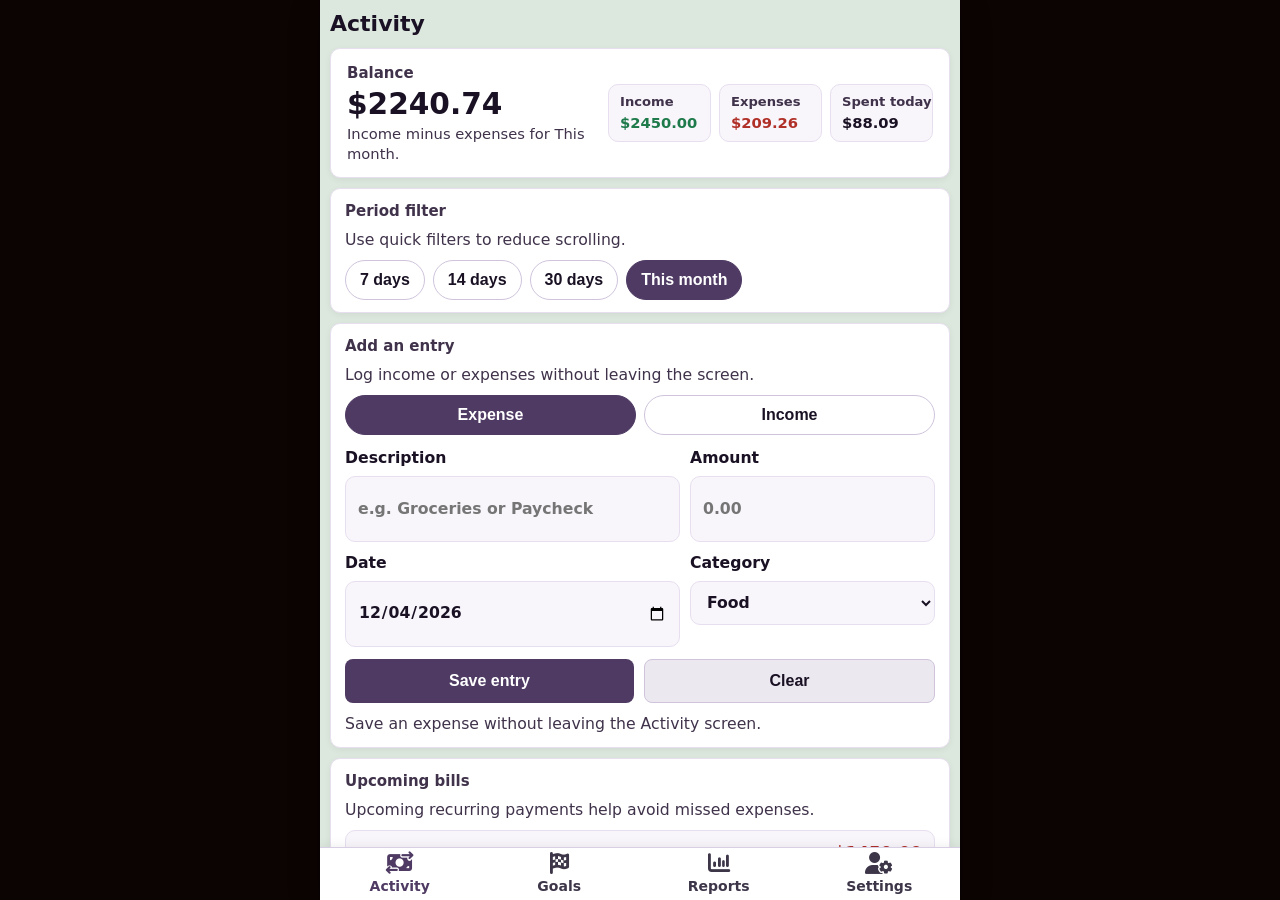
<file: phase 2/index.html>
<!DOCTYPE html>
<html lang="en">
<head>
    <meta charset="UTF-8">
    <meta name="viewport" content="width=device-width, initial-scale=1">
    <title>Budget</title>
    <meta http-equiv="refresh" content="0; url=activity.html">
    <script>window.location.replace('activity.html');</script>
</head>
<body>
<p style="font-family: system-ui, sans-serif; padding: 1rem;">Opening the app… <a href="activity.html">Continue to Activity</a></p>
</body>
</html>
</file>
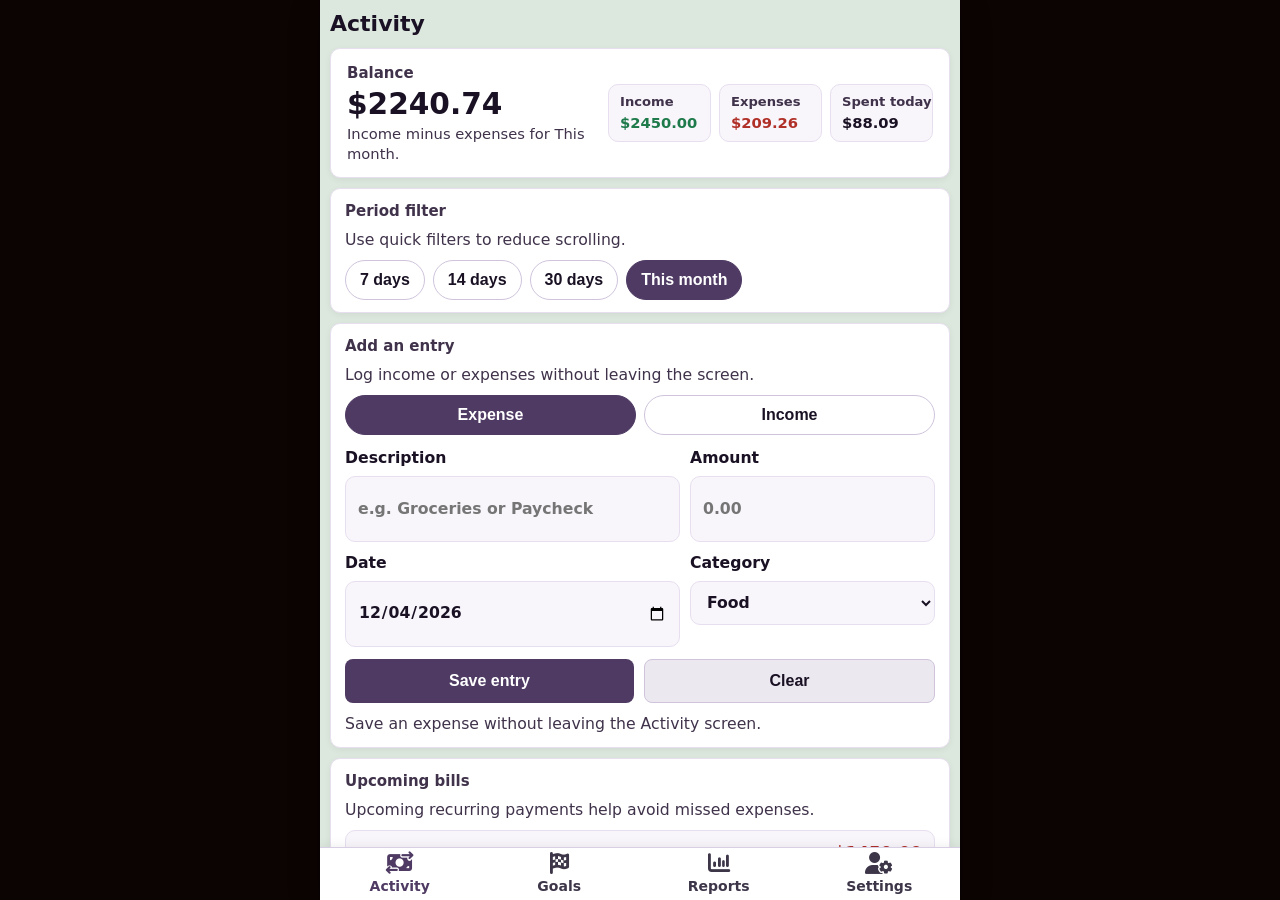
<file: phase 2/activity.html>
<!DOCTYPE html>
<html lang="en">
<head>
    <meta charset="UTF-8">
    <meta name="viewport" content="width=device-width, initial-scale=1, viewport-fit=cover">
    <title>Activity — Budget</title>
    <link rel="stylesheet" href="vendor/fontawesome/css/all.min.css">
    <link rel="stylesheet" href="style.css">
</head>
<body>
<div class="phone-frame">
<div class="app-container">
    <header class="screen-header">
        <h1 class="screen-title">Activity</h1>
    </header>

    <section class="card activity-balance-card">
        <div class="activity-balance-row">
            <div class="activity-balance-main">
                <p class="label">Balance</p>
                <p class="value-primary" id="balance-amount">$0.00</p>
                <p class="hint">Income minus expenses for <span id="period-context">This month</span>.</p>
            </div>
            <div class="activity-balance-side">
                <div class="activity-mini-stat">
                    <span class="stat-label">Income</span>
                    <span id="stat-income" class="stat-value stat-income">$0.00</span>
                </div>
                <div class="activity-mini-stat">
                    <span class="stat-label">Expenses</span>
                    <span id="stat-expenses" class="stat-value stat-expenses">$0.00</span>
                </div>
                <div class="activity-mini-stat">
                    <span class="stat-label">Spent today</span>
                    <span id="today-spent-inline" class="stat-value">$0.00</span>
                </div>
            </div>
        </div>
        <div id="low-balance-alert" class="activity-alert hidden" aria-live="polite">
            <div class="activity-alert-icon" aria-hidden="true">!</div>
            <div>
                <p class="activity-alert-title">Low balance alert</p>
                <p id="low-balance-message" class="activity-alert-copy">Spending is running higher than expected for this period.</p>
            </div>
        </div>
    </section>

    <section class="card activity-filter-card">
        <div class="activity-card-header">
            <div>
                <p class="label">Period filter</p>
                <p class="hint">Use quick filters to reduce scrolling.</p>
            </div>
        </div>
        <div class="activity-chip-row">
            <button type="button" class="activity-chip" data-period-filter="7">7 days</button>
            <button type="button" class="activity-chip" data-period-filter="14">14 days</button>
            <button type="button" class="activity-chip" data-period-filter="30">30 days</button>
            <button type="button" class="activity-chip" data-period-filter="month">This month</button>
        </div>
    </section>

    <section class="card activity-composer-card">
        <div class="activity-card-header">
            <div>
                <p class="label">Add an entry</p>
                <p class="hint">Log income or expenses without leaving the screen.</p>
            </div>
        </div>
        <div class="activity-segmented" role="tablist" aria-label="Entry type">
            <button type="button" class="activity-segment active" data-entry-mode="expense">Expense</button>
            <button type="button" class="activity-segment" data-entry-mode="income">Income</button>
        </div>
        <div class="activity-form-grid">
            <label class="activity-field">
                <span>Description</span>
                <input type="text" id="entry-name" placeholder="e.g. Groceries or Paycheck">
            </label>
            <label class="activity-field">
                <span>Amount</span>
                <input type="number" id="entry-amount" step="0.01" min="0" placeholder="0.00">
            </label>
            <label class="activity-field">
                <span>Date</span>
                <input type="date" id="entry-date">
            </label>
            <label class="activity-field">
                <span id="entry-kind-label">Category</span>
                <select id="entry-kind-select"></select>
            </label>
        </div>
        <div class="activity-form-actions">
            <button type="button" id="entry-save-btn" class="btn-primary">Save entry</button>
            <button type="button" id="entry-clear-btn" class="btn-secondary">Clear</button>
        </div>
        <p id="composer-hint" class="activity-helper-copy">Save an expense without leaving the Activity screen.</p>
    </section>

    <section class="card activity-bills-card">
        <div class="activity-card-header">
            <div>
                <p class="label">Upcoming bills</p>
                <p class="hint">Upcoming recurring payments help avoid missed expenses.</p>
            </div>
        </div>
        <ul id="upcoming-bills-list" class="activity-bills-list"></ul>
    </section>

    <section class="card activity-ledger-card">
        <div class="activity-card-header">
            <div>
                <p class="label">Recent activity</p>
                <p id="activity-status" class="hint">Showing both income and expenses for this month.</p>
            </div>
        </div>
        <div class="activity-chip-row">
            <button type="button" class="activity-chip active" data-ledger-filter="all">All</button>
            <button type="button" class="activity-chip" data-ledger-filter="expense">Expenses</button>
            <button type="button" class="activity-chip" data-ledger-filter="income">Income</button>
        </div>
        <ul id="activity-list" class="transactions-list activity-ledger-list"></ul>
        <button type="button" id="activity-show-more-btn" class="btn-secondary btn-full hidden">Show all entries</button>
    </section>
</div>

<div id="keyboard-demo" class="keyboard-demo activity-keyboard-demo hidden" aria-hidden="true">
    <div class="keyboard-layout keyboard-layout-text">
        <div class="keyboard-row">
            <span class="keyboard-key">Q</span>
            <span class="keyboard-key">W</span>
            <span class="keyboard-key">E</span>
            <span class="keyboard-key">R</span>
            <span class="keyboard-key">T</span>
            <span class="keyboard-key">Y</span>
            <span class="keyboard-key">U</span>
            <span class="keyboard-key">I</span>
            <span class="keyboard-key">O</span>
            <span class="keyboard-key">P</span>
        </div>
        <div class="keyboard-row keyboard-row-offset">
            <span class="keyboard-key">A</span>
            <span class="keyboard-key">S</span>
            <span class="keyboard-key">D</span>
            <span class="keyboard-key">F</span>
            <span class="keyboard-key">G</span>
            <span class="keyboard-key">H</span>
            <span class="keyboard-key">J</span>
            <span class="keyboard-key">K</span>
            <span class="keyboard-key">L</span>
        </div>
        <div class="keyboard-row">
            <span class="keyboard-key keyboard-key-action keyboard-key-wide">shift</span>
            <span class="keyboard-key">Z</span>
            <span class="keyboard-key">X</span>
            <span class="keyboard-key">C</span>
            <span class="keyboard-key">V</span>
            <span class="keyboard-key">B</span>
            <span class="keyboard-key">N</span>
            <span class="keyboard-key">M</span>
            <button type="button" class="keyboard-key keyboard-key-action keyboard-key-wide" data-hide-key="return">return</button>
        </div>
        <div class="keyboard-row keyboard-row-bottom">
            <span class="keyboard-key keyboard-key-action keyboard-key-medium">123</span>
            <span class="keyboard-key keyboard-key-action keyboard-key-medium">emoji</span>
            <span class="keyboard-key keyboard-key-space">space</span>
            <button type="button" class="keyboard-key keyboard-key-action keyboard-key-medium" data-hide-key="done">done</button>
        </div>
    </div>

    <div class="keyboard-layout keyboard-layout-number">
        <div class="activity-number-pad">
            <span class="keyboard-key">1</span>
            <span class="keyboard-key">2</span>
            <span class="keyboard-key">3</span>
            <span class="keyboard-key">4</span>
            <span class="keyboard-key">5</span>
            <span class="keyboard-key">6</span>
            <span class="keyboard-key">7</span>
            <span class="keyboard-key">8</span>
            <span class="keyboard-key">9</span>
            <span class="keyboard-key keyboard-key-action">.</span>
            <span class="keyboard-key">0</span>
            <span class="keyboard-key keyboard-key-action">delete</span>
        </div>
        <div class="activity-number-actions">
            <button type="button" class="keyboard-key keyboard-key-action keyboard-key-wide" data-hide-key="done">done</button>
        </div>
    </div>
</div>

<script src="app.js"></script>

<nav class="navigationtab" aria-label="Main">
    <a href="activity.html" class="nav-item active">
        <i class="fa-solid fa-money-bill-transfer" aria-hidden="true"></i>
        <span class="label">Activity</span>
    </a>
    <a href="goals.html" class="nav-item">
        <i class="fa-solid fa-flag-checkered" aria-hidden="true"></i>
        <span class="label">Goals</span>
    </a>
    <a href="reports.html" class="nav-item">
        <i class="fa-solid fa-chart-column" aria-hidden="true"></i>
        <span class="label">Reports</span>
    </a>
    <a href="settings.html" class="nav-item">
        <i class="fa-solid fa-user-gear" aria-hidden="true"></i>
        <span class="label">Settings</span>
    </a>
</nav>
</div>
</body>
</html>
</file>
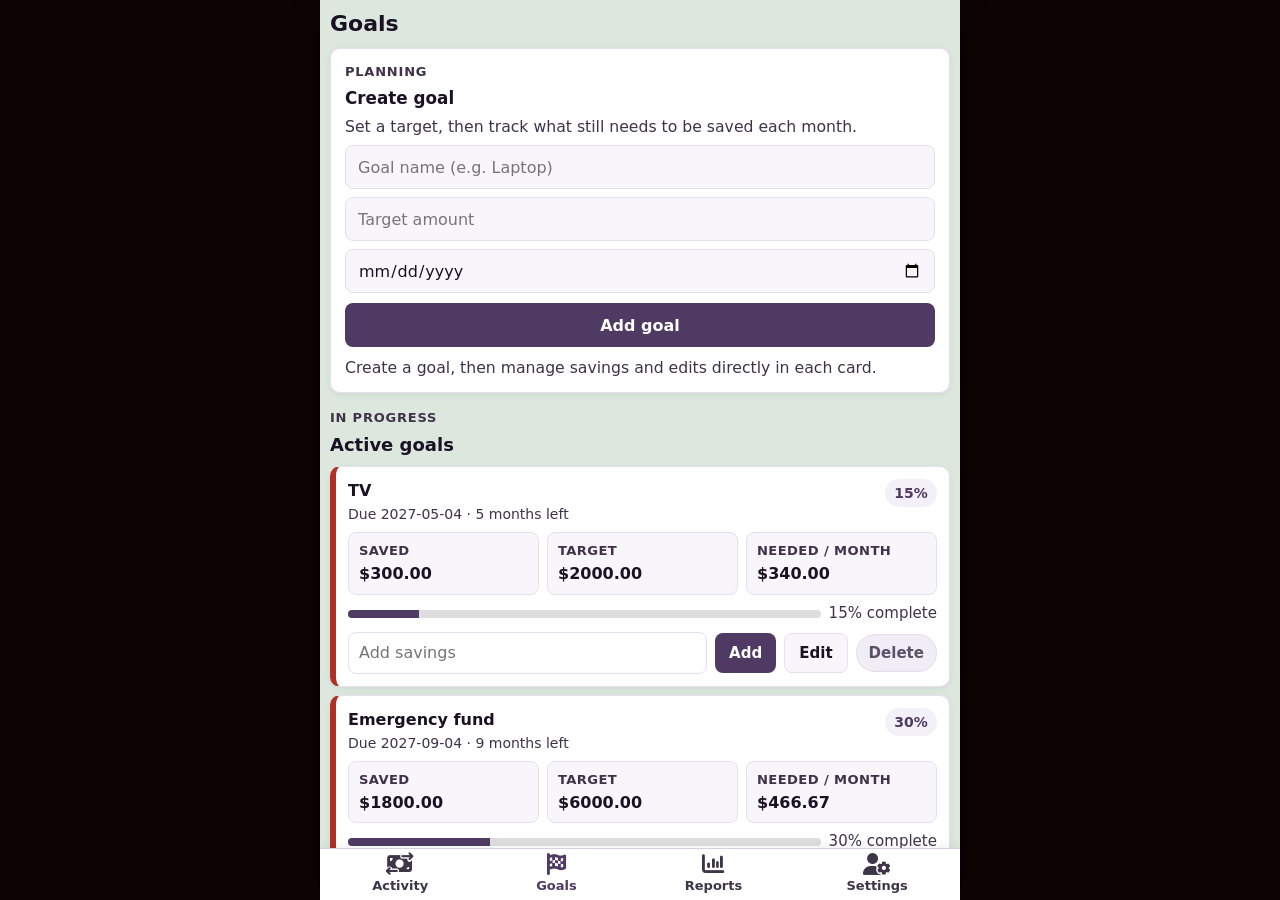
<file: phase 2/goals.html>
<!DOCTYPE html>
<html lang="en">
<head>
    <meta charset="UTF-8">
    <meta name="viewport" content="width=device-width, initial-scale=1, viewport-fit=cover">
    <title>Goals — Budget</title>
    <link rel="stylesheet" href="vendor/fontawesome/css/all.min.css">
    <link rel="stylesheet" href="goal.css"> 
</head>
<body>
<div class="phone-frame">
<div class="app-container goals-page">
    <header class="screen-header">
        <h1 class="screen-title">Goals</h1>
    </header>

    <div class="card section-card">
        <p class="section-kicker">Planning</p>
        <h3 class="card-section-title">Create goal</h3>
        <p class="section-copy">Set a target, then track what still needs to be saved each month.</p>
        <input type="text" id="goal-name" placeholder="Goal name (e.g. Laptop)">
        <input type="number" id="goal-amount" placeholder="Target amount">
        <input type="date" id="goal-date">
        <button type="button" onclick="addGoal()">Add goal</button>
        <p id="goal-form-helper" class="goal-form-helper">Create a goal, then manage savings and edits directly in each card.</p>
    </div>

    <div class="section-heading">
        <p class="section-kicker">In progress</p>
        <h2 class="section-title">Active goals</h2>
    </div>
    <div id="goals-list" class="goals-list"></div>
    <div class="section-heading">
        <p class="section-kicker">Finished</p>
        <h2 class="section-title">Completed goals</h2>
    </div>
    <div id="completed-goals-list"></div>
</div>

<div id="keyboard-demo" class="keyboard-demo hidden" aria-hidden="true">
    <div class="keyboard-layout keyboard-layout-text">
        <div class="keyboard-row">
            <span class="keyboard-key">Q</span>
            <span class="keyboard-key">W</span>
            <span class="keyboard-key">E</span>
            <span class="keyboard-key">R</span>
            <span class="keyboard-key">T</span>
            <span class="keyboard-key">Y</span>
            <span class="keyboard-key">U</span>
            <span class="keyboard-key">I</span>
            <span class="keyboard-key">O</span>
            <span class="keyboard-key">P</span>
        </div>
        <div class="keyboard-row keyboard-row-offset">
            <span class="keyboard-key">A</span>
            <span class="keyboard-key">S</span>
            <span class="keyboard-key">D</span>
            <span class="keyboard-key">F</span>
            <span class="keyboard-key">G</span>
            <span class="keyboard-key">H</span>
            <span class="keyboard-key">J</span>
            <span class="keyboard-key">K</span>
            <span class="keyboard-key">L</span>
        </div>
        <div class="keyboard-row">
            <span class="keyboard-key keyboard-key-action keyboard-key-wide">shift</span>
            <span class="keyboard-key">Z</span>
            <span class="keyboard-key">X</span>
            <span class="keyboard-key">C</span>
            <span class="keyboard-key">V</span>
            <span class="keyboard-key">B</span>
            <span class="keyboard-key">N</span>
            <span class="keyboard-key">M</span>
            <span class="keyboard-key keyboard-key-action keyboard-key-wide">delete</span>
        </div>
        <div class="keyboard-row keyboard-row-bottom">
            <span class="keyboard-key keyboard-key-action keyboard-key-medium">123</span>
            <span class="keyboard-key keyboard-key-action keyboard-key-medium">emoji</span>
            <span class="keyboard-key keyboard-key-space">space</span>
            <span class="keyboard-key keyboard-key-action keyboard-key-medium">return</span>
        </div>
    </div>

    <div class="keyboard-layout keyboard-layout-number">
        <div class="activity-number-pad">
            <span class="keyboard-key">1</span>
            <span class="keyboard-key">2</span>
            <span class="keyboard-key">3</span>
            <span class="keyboard-key">4</span>
            <span class="keyboard-key">5</span>
            <span class="keyboard-key">6</span>
            <span class="keyboard-key">7</span>
            <span class="keyboard-key">8</span>
            <span class="keyboard-key">9</span>
            <span class="keyboard-key keyboard-key-action">.</span>
            <span class="keyboard-key">0</span>
            <span class="keyboard-key keyboard-key-action">delete</span>
        </div>
        <div class="activity-number-actions">
            <span class="keyboard-key keyboard-key-action keyboard-key-wide">done</span>
        </div>
    </div>
</div>

<script src="goals.js"></script>

<nav class="navigationtab" aria-label="Main">
    <a href="activity.html" class="nav-item">
        <i class="fa-solid fa-money-bill-transfer" aria-hidden="true"></i>
        <span class="label">Activity</span>
    </a>
    <a href="goals.html" class="nav-item active">
        <i class="fa-solid fa-flag-checkered" aria-hidden="true"></i>
        <span class="label">Goals</span>
    </a>
    <a href="reports.html" class="nav-item">
        <i class="fa-solid fa-chart-column" aria-hidden="true"></i>
        <span class="label">Reports</span>
    </a>
    <a href="settings.html" class="nav-item">
        <i class="fa-solid fa-user-gear" aria-hidden="true"></i>
        <span class="label">Settings</span>
    </a>
</nav>
</div>
</body>
</html>
</file>
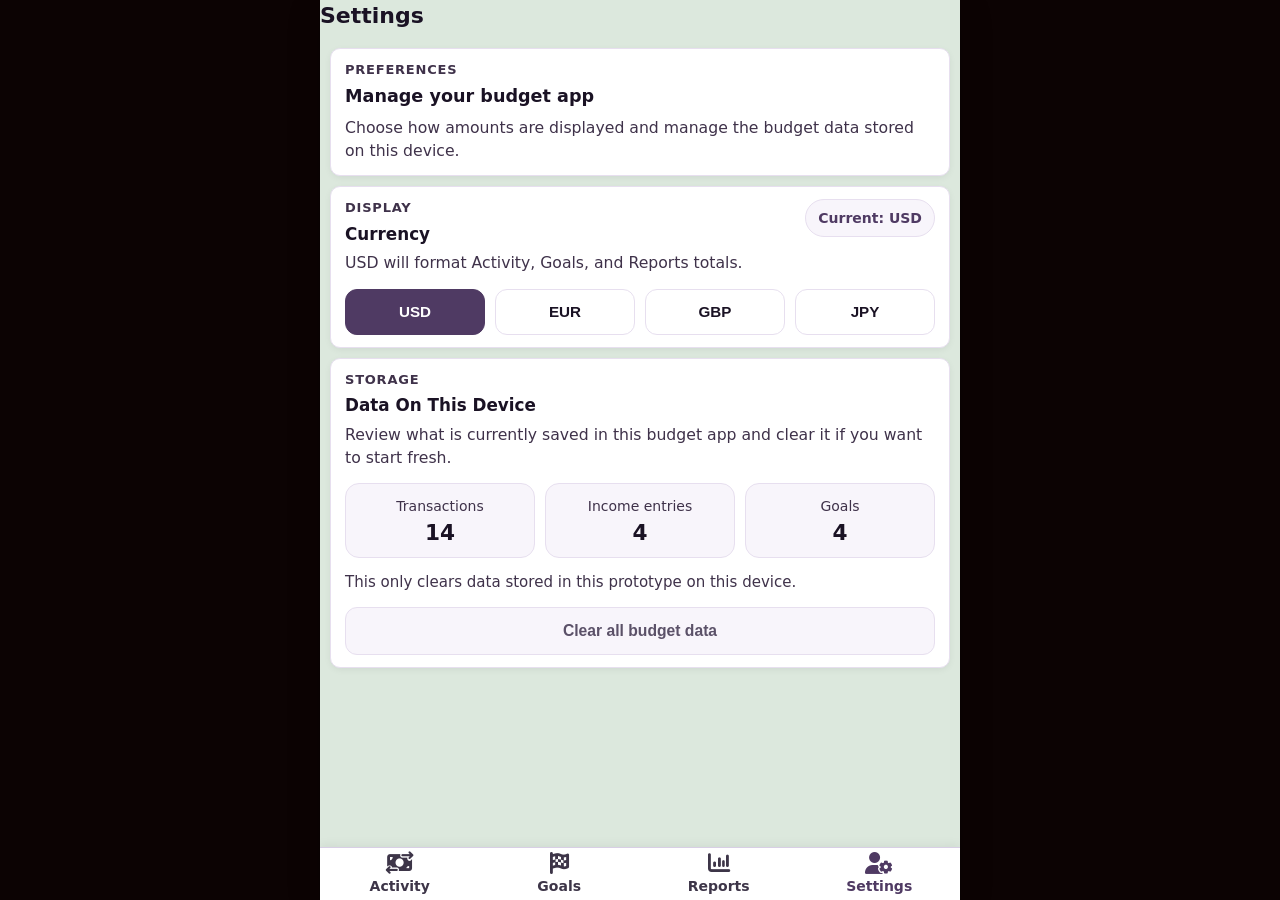
<file: phase 2/settings.html>
<!DOCTYPE html>
<html lang="en">
<head>
    <meta charset="UTF-8">
    <meta name="viewport" content="width=device-width, initial-scale=1, viewport-fit=cover">
    <title>Settings — Budget</title>
    <link rel="stylesheet" href="vendor/fontawesome/css/all.min.css">
    <link rel="stylesheet" href="style.css">
    <link rel="stylesheet" href="settings.css">
</head>
<body>
<div class="phone-frame">
<header class="screen-header settings-header">
    <h1 class="screen-title">Settings</h1>
</header>

<main class="settings-container app-container">
    <section class="card settings-hero">
        <p class="section-kicker">Preferences</p>
        <h2>Manage your budget app</h2>
        <p id="settingsStatus" class="settings-copy">Choose how amounts are displayed and manage the budget data stored on this device.</p>
    </section>

    <section class="card settings-group">
        <div class="settings-group-header">
            <div>
                <p class="section-kicker">Display</p>
                <h2 class="group-title">Currency</h2>
                <p class="settings-copy" id="currencyDetail">USD will format Activity, Goals, and Reports totals.</p>
            </div>
            <div class="settings-current-chip">Current: <span id="currentCurrency">USD</span></div>
        </div>
        <div class="settings-choice-row">
            <button type="button" class="settings-choice active" data-currency-choice="USD">USD</button>
            <button type="button" class="settings-choice" data-currency-choice="EUR">EUR</button>
            <button type="button" class="settings-choice" data-currency-choice="GBP">GBP</button>
            <button type="button" class="settings-choice" data-currency-choice="JPY">JPY</button>
        </div>
    </section>

    <section class="card settings-group">
        <div class="settings-group-header">
            <div>
                <p class="section-kicker">Storage</p>
                <h2 class="group-title">Data On This Device</h2>
                <p class="settings-copy">Review what is currently saved in this budget app and clear it if you want to start fresh.</p>
            </div>
        </div>
        <div class="settings-data-grid">
            <div class="settings-data-card">
                <span class="settings-data-label">Transactions</span>
                <strong id="dataTransactions">0</strong>
            </div>
            <div class="settings-data-card">
                <span class="settings-data-label">Income entries</span>
                <strong id="dataIncome">0</strong>
            </div>
            <div class="settings-data-card">
                <span class="settings-data-label">Goals</span>
                <strong id="dataGoals">0</strong>
            </div>
        </div>
        <p class="settings-note">This only clears data stored in this prototype on this device.</p>
        <button type="button" id="clearDemoDataBtn" class="settings-danger-btn">Clear all budget data</button>
    </section>
</main>

<script src="settings.js"></script>

<nav class="navigationtab" aria-label="Main">
    <a href="activity.html" class="nav-item">
        <i class="fa-solid fa-money-bill-transfer" aria-hidden="true"></i>
        <span class="label">Activity</span>
    </a>
    <a href="goals.html" class="nav-item">
        <i class="fa-solid fa-flag-checkered" aria-hidden="true"></i>
        <span class="label">Goals</span>
    </a>
    <a href="reports.html" class="nav-item">
        <i class="fa-solid fa-chart-column" aria-hidden="true"></i>
        <span class="label">Reports</span>
    </a>
    <a href="settings.html" class="nav-item active">
        <i class="fa-solid fa-user-gear" aria-hidden="true"></i>
        <span class="label">Settings</span>
    </a>
</nav>
</div>
</body>
</html>
</file>
<file: phase 2/style.css>
/* Phase 2 prototype shell: fixed 640x960 device with in-frame overlays */
:root {
    --device-width: 640px;
    --device-height: 960px;
    --bg-page: #dce8dd;
    --text-on-page: #1a1224;
    --text-muted: #3f324a;
    --btn-primary-bg: #4f3a63;
    --btn-primary-hover: #3d2d4d;
    --accent-income: #1e7a4a;
    --accent-expense: #b03028;
    --card-radius: 10px;
    --surface-subtle: #f8f5fb;
    --border-subtle: #e7dfef;
    --nav-h: 52px;
    --fab-above-nav: 56px;
    --z-nav: 1000;
    --z-fab: 1001;
    --z-fullscreen: 1100;
    --z-modal: 2100;
    --z-purch-modal: 2200;
}

html {
    margin: 0;
    padding: 0;
    height: 100%;
    -webkit-text-size-adjust: 100%;
}

body {
    margin: 0;
    background-color: rgb(12, 3, 3);
    color: var(--text-on-page);
    font-family: system-ui, -apple-system, "Segoe UI", Roboto, Arial, sans-serif;
    font-size: 16px;
    line-height: 1.45;
    min-height: 100%;
    display: flex;
    justify-content: center;
    align-items: stretch;
    box-sizing: border-box;
}

.phone-frame {
    width: min(100vw, var(--device-width));
    height: min(100vh, var(--device-height));
    margin: 0 auto;
    position: relative;
    background-color: var(--bg-page);
    color: var(--text-on-page);
    box-shadow: 0 0 0 1px rgba(0, 0, 0, 0.12), 0 8px 32px rgba(0, 0, 0, 0.2);
    transform: translateZ(0);
    box-sizing: border-box;
    overflow: hidden;
    display: flex;
    flex-direction: column;
}

.screen-header {
    margin-bottom: 8px;
    border: none;
    padding-bottom: 0;
}

.screen-title {
    font-size: 1.375rem;
    font-weight: 700;
    margin: 0;
    color: var(--text-on-page);
}

.top-cards {
    display: flex;
    flex-direction: row;
    justify-content: space-between;
    gap: 8px;
    width: 100%;
    margin-bottom: 8px;
}

.card {
    background-color: #fff;
    border-radius: var(--card-radius);
    padding: 12px 14px;
    flex: 1;
    min-width: 0;
    border: 1px solid var(--border-subtle);
    /* Downward bias so blur doesn’t read as a dark rule above the card */
    box-shadow: 0 2px 8px -2px rgba(26, 18, 36, 0.09);
}

.card .label {
    font-size: 0.9375rem;
    font-weight: 600;
    color: var(--text-muted);
    margin: 0 0 4px 0;
}

.value-primary {
    font-size: 1.5rem;
    font-weight: 800;
    margin: 0;
    line-height: 1.2;
    color: var(--text-on-page);
    word-break: break-word;
}

.value-secondary {
    font-size: 1.125rem;
    font-weight: 700;
    margin: 0;
    line-height: 1.25;
    color: var(--text-on-page);
}

.card .hint {
    font-size: 0.98rem;
    color: var(--text-muted);
    margin: 6px 0 0 0;
    line-height: 1.35;
}

.section-kicker {
    margin: 0 0 4px 0;
    color: var(--text-muted);
    font-size: 0.8125rem;
    font-weight: 700;
    text-transform: uppercase;
    letter-spacing: 0.06em;
}

.app-container {
    display: block;
    flex: 1;
    overflow-y: auto;
    box-sizing: border-box;
    width: 100%;
    max-width: none;
    margin: 0;
    padding: 8px 10px calc(var(--nav-h) + 12px + env(safe-area-inset-bottom, 0px)) 10px;
}

.app-container.with-fab-bar {
    padding-bottom: calc(var(--nav-h) + var(--fab-above-nav) + env(safe-area-inset-bottom, 0px));
}

.activity-balance-card,
.activity-filter-card,
.activity-composer-card,
.activity-bills-card,
.activity-ledger-card {
    margin-bottom: 10px;
}

.activity-balance-card {
    padding: 14px 16px;
}

.activity-balance-row {
    display: grid;
    grid-template-columns: minmax(0, 0.95fr) minmax(0, 1.25fr);
    gap: 14px;
    align-items: center;
}

.activity-balance-main .label {
    margin-bottom: 4px;
}

.activity-balance-main .value-primary {
    margin-bottom: 4px;
    font-size: 1.85rem;
    line-height: 1.05;
}

.activity-balance-main .hint {
    margin: 0;
    font-size: 0.92rem;
}

.activity-balance-side {
    display: grid;
    grid-template-columns: repeat(3, minmax(0, 1fr));
    gap: 8px;
}

.activity-mini-stat {
    background: var(--surface-subtle);
    border: 1px solid var(--border-subtle);
    border-radius: 10px;
    padding: 9px 11px;
    min-width: 0;
}

.activity-mini-stat .stat-label {
    display: block;
    margin-bottom: 4px;
    font-size: 0.82rem;
    line-height: 1.2;
    white-space: nowrap;
}

.activity-mini-stat .stat-value {
    font-size: 0.92rem;
    line-height: 1.22;
    overflow-wrap: anywhere;
}

.activity-alert {
    display: grid;
    grid-template-columns: auto 1fr;
    gap: 10px;
    align-items: start;
    margin-top: 12px;
    padding: 10px 12px;
    border-radius: 10px;
    background: #fff4e8;
    border: 1px solid #efc48b;
}

.activity-alert-icon {
    width: 24px;
    height: 24px;
    border-radius: 999px;
    background: #c46b1c;
    color: #fff;
    display: inline-flex;
    align-items: center;
    justify-content: center;
    font-size: 0.875rem;
    font-weight: 800;
}

.activity-alert-title {
    margin: 0 0 2px 0;
    color: #734315;
    font-size: 0.98rem;
    font-weight: 800;
}

.activity-alert-copy {
    margin: 0;
    color: #734315;
    font-size: 0.94rem;
    line-height: 1.35;
}

.activity-card-header {
    display: flex;
    justify-content: space-between;
    gap: 10px;
    align-items: start;
    margin-bottom: 10px;
}

.activity-chip-row {
    display: flex;
    flex-wrap: wrap;
    gap: 8px;
}

.activity-chip,
.activity-segment {
    min-height: 40px;
    border-radius: 999px;
    border: 1px solid #cfc4dc;
    background: #fff;
    color: var(--text-on-page);
    padding: 8px 14px;
    font-size: 1rem;
    font-weight: 700;
    cursor: pointer;
}

.activity-chip.active,
.activity-segment.active {
    background: var(--btn-primary-bg);
    border-color: var(--btn-primary-bg);
    color: #fff;
}

.activity-segmented {
    display: inline-grid;
    grid-template-columns: 1fr 1fr;
    gap: 8px;
    width: 100%;
    margin-bottom: 12px;
}

.activity-form-grid {
    display: grid;
    grid-template-columns: 1.2fr 0.8fr;
    gap: 10px;
}

.activity-field {
    display: flex;
    flex-direction: column;
    gap: 6px;
    font-size: 0.98rem;
    font-weight: 700;
    color: var(--text-on-page);
}

.activity-field input,
.activity-field select {
    min-height: 44px;
    border-radius: 10px;
    border: 1px solid var(--border-subtle);
    background: var(--surface-subtle);
    color: var(--text-on-page);
    font: inherit;
    padding: 10px 12px;
}

.activity-form-actions {
    display: flex;
    gap: 10px;
    margin-top: 12px;
}

.activity-helper-copy {
    margin: 10px 0 0 0;
    color: var(--text-muted);
    font-size: 0.98rem;
}

.activity-bills-list {
    list-style: none;
    margin: 0;
    padding: 0;
    display: grid;
    gap: 8px;
}

.activity-bill-item {
    display: grid;
    grid-template-columns: minmax(0, 1fr) auto;
    gap: 12px;
    align-items: center;
    padding: 10px 12px;
    border-radius: 10px;
    background: var(--surface-subtle);
    border: 1px solid var(--border-subtle);
}

.activity-bill-main {
    min-width: 0;
}

.activity-bill-top {
    display: flex;
    align-items: center;
    gap: 8px;
    flex-wrap: wrap;
    margin-bottom: 4px;
}

.activity-bill-badge {
    padding: 3px 8px;
    border-radius: 999px;
    background: #f5ead7;
    color: #8a541f;
    font-size: 0.8125rem;
    font-weight: 700;
}

.activity-bill-right {
    display: flex;
    flex-direction: column;
    align-items: end;
    gap: 8px;
}

.activity-ledger-list {
    margin-top: 10px;
}

.activity-ledger-item {
    gap: 10px;
    align-items: center;
}

.activity-ledger-top {
    display: flex;
    align-items: center;
    gap: 8px;
    margin-bottom: 4px;
    flex-wrap: wrap;
}

.activity-ledger-tag {
    padding: 3px 8px;
    border-radius: 999px;
    font-size: 0.8125rem;
    font-weight: 700;
    text-transform: uppercase;
    letter-spacing: 0.03em;
}

.tag-income {
    background: rgba(30, 122, 74, 0.12);
    color: var(--accent-income);
}

.tag-expense {
    background: rgba(176, 48, 40, 0.12);
    color: var(--accent-expense);
}

.activity-ledger-right {
    display: flex;
    flex-direction: column;
    align-items: end;
    gap: 8px;
}

.activity-ledger-delete {
    border: none;
    background: var(--surface-subtle);
    color: #5b5168;
    font-size: 0.875rem;
    font-weight: 700;
    cursor: pointer;
    padding: 6px 10px;
    border-radius: 999px;
}

.period-card {
    cursor: pointer;
    transition: background-color 0.2s, transform 0.1s;
}
.period-card:hover,
.period-card:focus {
    background-color: #f5f0fa;
    outline: 2px solid #9b7bb8;
}
.period-card:active {
    transform: scale(0.98);
}

.period-options {
    display: flex;
    flex-direction: column;
    gap: 8px;
}
.period-option {
    padding: 12px 16px;
    background: #f0ebf5;
    border: 1px solid #9b7bb8;
    border-radius: 8px;
    font-size: 16px;
    cursor: pointer;
    text-align: left;
    transition: background-color 0.2s;
}
.period-option:hover {
    background: #e5dcef;
}

.spent-today-card {
    cursor: pointer;
    margin-bottom: 8px;
    transition: background-color 0.2s, transform 0.1s;
}
.spent-today-card:hover,
.spent-today-card:focus {
    background-color: #f5f0fa;
    outline: 2px solid #9b7bb8;
}
.spent-today-card:active {
    transform: scale(0.98);
}

.income-tools-card {
    margin-bottom: 8px;
}
.income-tools-hint {
    margin-top: 0 !important;
    margin-bottom: 10px !important;
}
.income-tools-row {
    display: flex;
    gap: 8px;
}
.btn-income-tool {
    flex: 1;
    padding: 12px 10px;
    min-height: 44px;
    border: none;
    border-radius: 10px;
    font-size: 0.9375rem;
    font-weight: 700;
    font-family: inherit;
    cursor: pointer;
    background: var(--btn-primary-bg);
    color: #fff;
}
.btn-income-tool-secondary {
    background: #fff;
    color: var(--btn-primary-bg);
    border: 2px solid var(--btn-primary-bg);
}
.btn-income-tool:hover,
.btn-income-tool:focus {
    filter: brightness(1.08);
}

.progress-summary-card {
    margin-bottom: 8px;
}
.progress-context {
    font-size: 1rem;
    color: var(--text-muted);
    margin: 0 0 10px 0;
    line-height: 1.4;
}
.settings-placeholder-copy {
    margin-bottom: 0;
}

.progress-stats-row {
    display: grid;
    grid-template-columns: 1fr 1fr 1fr;
    gap: 6px;
    margin-bottom: 10px;
}
.stat-block {
    background: #f4f0f8;
    border-radius: 8px;
    padding: 8px 6px;
    text-align: center;
    min-width: 0;
}
.stat-label {
    display: block;
    font-size: 0.875rem;
    font-weight: 600;
    color: var(--text-muted);
    margin-bottom: 4px;
}
.stat-value {
    display: block;
    font-size: 1rem;
    font-weight: 800;
    color: var(--text-on-page);
    word-break: break-word;
}
.stat-value.stat-income {
    color: var(--accent-income);
}
.stat-value.stat-expenses {
    color: var(--accent-expense);
}
.stat-net-negative {
    color: var(--accent-expense) !important;
}
.stat-net-positive {
    color: var(--accent-income) !important;
}

.progress-bars-compact {
    display: flex;
    flex-direction: column;
    gap: 6px;
}
.bar-row {
    display: grid;
    grid-template-columns: 4.5rem 1fr;
    align-items: center;
    gap: 8px;
    font-size: 0.9375rem;
    color: var(--text-muted);
    font-weight: 600;
}
.bar-track {
    height: 10px;
    background: #e0dbe8;
    border-radius: 6px;
    overflow: hidden;
}
.bar-fill {
    height: 100%;
    border-radius: 6px;
    max-width: 100%;
    transition: width 0.25s ease;
}
.bar-fill.bar-income {
    background: #2ecc71;
}
.bar-fill.bar-expenses {
    background: #e74c3c;
}

.fullscreen-view {
    position: absolute;
    top: 0;
    left: 0;
    right: 0;
    bottom: 0;
    background-color: var(--bg-page);
    color: var(--text-on-page);
    z-index: var(--z-fullscreen);
    overflow-y: auto;
    padding: 12px 10px calc(12px + env(safe-area-inset-bottom, 0px));
    box-sizing: border-box;
}
.fullscreen-view.hidden {
    display: none;
}
.view-header {
    display: flex;
    align-items: center;
    gap: 10px;
    margin-bottom: 12px;
}
.view-header-stacked {
    flex-direction: column;
    align-items: stretch;
    gap: 8px;
}
.view-header-row {
    display: flex;
    align-items: center;
    gap: 10px;
}
.view-title {
    font-size: 1.25rem;
    font-weight: 700;
    margin: 0;
    color: var(--text-on-page);
}
.view-subtitle {
    font-size: 1rem;
    color: var(--text-on-page);
    margin: 0 0 4px 0;
    padding: 8px 10px;
    border-radius: 10px;
    background: rgba(255, 255, 255, 0.78);
    box-shadow: inset 0 0 0 1px rgba(79, 58, 99, 0.1);
}
.btn-add-inline {
    width: 100%;
    padding: 12px;
    min-height: 44px;
    border-radius: 10px;
    border: none;
    background: var(--accent-income);
    color: #fff;
    font-weight: 700;
    font-size: 1rem;
    font-family: inherit;
    cursor: pointer;
}
.btn-add-inline:hover,
.btn-add-inline:focus {
    filter: brightness(1.05);
}

.back-btn {
    background: #fff;
    color: var(--text-on-page);
    border: 1px solid #cfc4dc;
    padding: 10px 14px;
    border-radius: 8px;
    cursor: pointer;
    font-size: 1rem;
    font-weight: 600;
    box-shadow: 0 1px 2px rgba(0, 0, 0, 0.06);
    min-height: 44px;
}

.transactions-list {
    list-style: none;
    padding: 0;
    margin: 0;
}
.transaction-item {
    background: white;
    border-radius: 12px;
    padding: 14px 16px;
    margin-bottom: 10px;
    display: flex;
    justify-content: space-between;
    align-items: center;
    flex-wrap: wrap;
    gap: 8px;
    box-shadow: 0 2px 4px rgba(0, 0, 0, 0.08);
}
.transaction-info {
    flex: 1;
    min-width: 0;
}
.transaction-name {
    font-weight: 600;
    font-size: 1.05rem;
}
.transaction-empty {
    justify-content: center;
    text-align: center;
    color: var(--text-muted);
    font-size: 1rem;
    padding: 20px 16px !important;
}
.transaction-category {
    display: block;
    margin-top: 4px;
    padding: 8px 10px;
    font-size: 1rem;
    border: 1px solid #cfc4dc;
    border-radius: 6px;
    background: #faf8fc;
    cursor: pointer;
    max-width: 100%;
}
.income-entry-meta {
    font-size: 0.875rem;
    color: var(--text-muted);
    margin-top: 4px;
    display: block;
}
.transaction-amount-income {
    color: var(--accent-income);
    font-weight: 700;
    font-size: 1.05rem;
}
.modal-hint {
    font-size: 0.875rem;
    color: var(--text-muted);
    margin-top: 8px;
}
.transaction-amount {
    font-weight: 700;
    color: var(--accent-expense);
    font-size: 1.05rem;
}
.transaction-actions {
    display: flex;
    gap: 8px;
}
.transaction-actions button {
    padding: 6px 12px;
    border: none;
    border-radius: 6px;
    font-size: 0.9375rem;
    cursor: pointer;
}
.btn-edit {
    background: var(--btn-primary-bg);
    color: #fff;
}
.btn-delete {
    background: #e74c3c;
    color: white;
}

.modal {
    position: absolute;
    top: 0;
    left: 0;
    right: 0;
    bottom: 0;
    background: rgba(0, 0, 0, 0.5);
    display: flex;
    align-items: center;
    justify-content: center;
    z-index: var(--z-modal);
}
.modal.hidden {
    display: none;
}
.modal-content {
    background: #fff;
    color: var(--text-on-page);
    border-radius: 16px;
    padding: 20px;
    max-width: min(420px, 100% - 32px);
    width: calc(100% - 32px);
    box-sizing: border-box;
    box-shadow: 0 18px 48px rgba(26, 18, 36, 0.22);
}
.modal-content h3 {
    margin-top: 0;
    font-size: 1.125rem;
}
.btn-full {
    margin-top: 14px;
    width: 100%;
}
.modal-content label {
    display: block;
    font-weight: 600;
    margin: 12px 0 4px 0;
}
.modal-content input,
.modal-content select {
    width: 100%;
    padding: 10px 12px;
    font-size: 16px;
    border: 1px solid #ccc;
    border-radius: 8px;
    box-sizing: border-box;
}
.modal-actions {
    display: flex;
    gap: 12px;
    margin-top: 20px;
}
.btn-primary {
    flex: 1;
    padding: 12px 14px;
    background: var(--btn-primary-bg);
    color: #fff;
    border: none;
    border-radius: 8px;
    font-size: 1rem;
    font-weight: 600;
    cursor: pointer;
    min-height: 44px;
}
.btn-primary:hover,
.btn-primary:focus {
    background: var(--btn-primary-hover);
}
.btn-secondary {
    flex: 1;
    padding: 12px 14px;
    background: #ece8f0;
    color: var(--text-on-page);
    border: 1px solid #cfc4dc;
    border-radius: 8px;
    font-size: 1rem;
    font-weight: 600;
    cursor: pointer;
    min-height: 44px;
}

.fab-bar {
    position: absolute;
    left: 0;
    right: 0;
    bottom: calc(var(--nav-h) + env(safe-area-inset-bottom, 0px));
    width: 100%;
    box-sizing: border-box;
    padding: 0 10px 6px;
    display: flex;
    gap: 8px;
    z-index: var(--z-fab);
    pointer-events: none;
}
.fab-bar .fab {
    pointer-events: auto;
}
.fab {
    flex: 1;
    min-height: 44px;
    border-radius: 10px;
    background: var(--btn-primary-bg);
    color: #fff;
   border: 2px solid #FFFFFF;
    font-family: inherit;
    font-weight: 700;
    font-size: 1rem;
    display: flex;
    align-items: center;
    justify-content: center;
    gap: 8px;
    padding: 8px 10px;
    cursor: pointer;
    box-shadow: 0 2px 6px rgba(0, 0, 0, 0.12);
}
.fab-secondary {
    flex: 0 0 auto;
    min-width: 6.5rem;
}
.fab-label {
    line-height: 1.2;
    text-align: center;
}
.fab:hover,
.fab:focus {
    background: var(--btn-primary-hover);
    outline: 2px solid #fff;
    outline-offset: 2px;
}

.navigationtab {
    position: absolute;
    bottom: 0;
    left: 0;
    width: 100%;
    min-height: var(--nav-h);
    padding-bottom: env(safe-area-inset-bottom, 0px);
    box-sizing: border-box;
    background-color: #fff;
    display: flex;
    justify-content: space-around;
    align-items: center;
    border-top: 1px solid #d8cfe5;
    box-shadow: 0 -2px 10px rgba(0, 0, 0, 0.06);
    z-index: var(--z-nav);
}
.nav-item {
    text-decoration: none;
    color: #3d3548;
    display: flex;
    flex-direction: column;
    align-items: center;
    justify-content: center;
    font-size: 0.875rem;
    font-weight: 600;
    min-width: 64px;
    min-height: 44px;
    padding: 4px 8px;
}
.nav-item i {
    font-size: 22px;
    margin-bottom: 2px;
}
.nav-item.active {
    color: var(--btn-primary-bg);
}
.glyph-badge {
    display: inline-flex;
    align-items: center;
    justify-content: center;
    font-weight: 800;
    letter-spacing: 0.01em;
}

.glyph-badge {
    min-width: 1.65rem;
    height: 1.65rem;
    padding: 0 0.35rem;
    border-radius: 999px;
    background: #ede6f5;
    color: var(--btn-primary-bg);
    font-size: 0.75rem;
}

#purch-modal {
    position: absolute;
    top: 0;
    left: 0;
    right: 0;
    bottom: 0;
    background: rgba(0, 0, 0, 0.6);
    z-index: var(--z-purch-modal);
    display: flex;
    align-items: center;
    justify-content: center;
}
.purch-modal-content {
    background: white;
    width: calc(100% - 32px);
    max-width: 420px;
    padding: 20px 20px 24px 20px;
    border-radius: 16px;
    box-shadow: 0 18px 48px rgba(26, 18, 36, 0.22);
    animation: sandraSlideUp 0.25s ease-out;
}
@keyframes sandraSlideUp {
    from {
        transform: translateY(16px);
        opacity: 0;
    }
    to {
        transform: translateY(0);
        opacity: 1;
    }
}
.purch-header {
    display: flex;
    justify-content: space-between;
    align-items: center;
    margin-bottom: 20px;
}
.close-btn {
    background: transparent;
    border: none;
    font-size: 1.25rem;
    line-height: 1;
    color: var(--text-on-page);
    cursor: pointer;
    min-width: 44px;
    min-height: 44px;
    border-radius: 8px;
}
.close-btn:hover,
.close-btn:focus {
    background: #f0ebf5;
}
.purch-modal-content label {
    display: block;
    font-weight: 600;
    margin: 12px 0 4px;
}
.purch-modal-content input,
.purch-modal-content select {
    width: 100%;
    padding: 12px 14px;
    margin: 8px 0 20px 0;
    border: 1px solid #ddd;
    border-radius: 10px;
    font-size: 16px;
    box-sizing: border-box;
}
.save-btn {
    width: 100%;
    padding: 14px;
    background: var(--btn-primary-bg);
    color: #fff;
    border: none;
    border-radius: 12px;
    font-weight: 700;
    font-size: 1rem;
    cursor: pointer;
    min-height: 48px;
}

.keyboard-demo {
    position: absolute;
    left: 16px;
    right: 16px;
    bottom: calc(var(--nav-h) + 8px + env(safe-area-inset-bottom, 0px));
    z-index: 2300;
    padding: 12px 10px 12px;
    border-radius: 18px 18px 0 0;
    background: linear-gradient(180deg, #d6d9df 0%, #c3c8d1 100%);
    box-shadow: 0 14px 32px rgba(26, 18, 36, 0.22);
    border-top: 1px solid rgba(255, 255, 255, 0.7);
}

.keyboard-demo.hidden {
    display: none !important;
}

.keyboard-layout {
    display: none;
    gap: 7px;
}

.keyboard-demo[data-mode="text"] .keyboard-layout-text,
.keyboard-demo[data-mode="number"] .keyboard-layout-number {
    display: grid;
}

.keyboard-row {
    display: flex;
    justify-content: center;
    gap: 6px;
}

.keyboard-row-offset {
    padding: 0 16px;
}

.keyboard-row-bottom {
    margin-top: 2px;
}

.keyboard-key {
    min-width: 0;
    height: 42px;
    flex: 1 1 0;
    border-radius: 8px;
    background: linear-gradient(180deg, #ffffff 0%, #f4f5f8 100%);
    color: #101318;
    display: flex;
    align-items: center;
    justify-content: center;
    font-size: 1rem;
    font-weight: 500;
    box-shadow: 0 1px 0 rgba(255, 255, 255, 0.9), 0 2px 3px rgba(61, 69, 83, 0.16);
    border: none;
}

.keyboard-key-action {
    background: linear-gradient(180deg, #abb3c0 0%, #98a1af 100%);
    color: #fff;
    font-size: 0.8rem;
    text-transform: lowercase;
}

.keyboard-key-wide {
    flex: 1.45 1 0;
}

.keyboard-key-medium {
    flex: 1.15 1 0;
}

.keyboard-key-space {
    flex: 3.2 1 0;
}

.keyboard-number-grid {
    display: grid;
    grid-template-columns: repeat(3, minmax(0, 1fr));
    gap: 8px;
    max-width: 360px;
    margin: 0 auto;
}

.keyboard-number-grid .keyboard-key {
    height: 54px;
    font-size: 1.25rem;
}

.keyboard-number-footer {
    display: flex;
    gap: 8px;
    margin-top: 8px;
    max-width: 520px;
    margin-left: auto;
    margin-right: auto;
}

.keyboard-layout-number .keyboard-key-action {
    font-size: 0.95rem;
}

.activity-keyboard-demo .keyboard-layout-number {
    gap: 10px;
}

.activity-number-pad {
    display: grid;
    grid-template-columns: repeat(3, minmax(0, 88px));
    gap: 10px;
    justify-content: center;
}

.activity-number-pad .keyboard-key {
    height: 56px;
    border-radius: 14px;
    font-size: 1.15rem;
    font-weight: 600;
}

.activity-number-pad .keyboard-key-action {
    background: linear-gradient(180deg, #b2bac7 0%, #9ca5b3 100%);
    font-size: 1rem;
}

.activity-number-actions {
    display: flex;
    justify-content: center;
}

.activity-number-actions .keyboard-key {
    max-width: 292px;
    width: 100%;
    height: 48px;
    border-radius: 14px;
    font-size: 1rem;
    font-weight: 700;
}

.hidden {
    display: none !important;
    pointer-events: none !important;
}

/* Goals page */
.card-section-title {
    font-size: 1rem;
    font-weight: 700;
    margin: 0 0 8px 0;
    color: var(--text-on-page);
}
.goals-page .card input,
.goals-page .card button {
    font-size: 1rem;
    margin-top: 8px;
    width: 100%;
    box-sizing: border-box;
    min-height: 44px;
    padding: 10px 12px;
    border-radius: 8px;
    border: 1px solid #cfc4dc;
}
.goals-page .card button {
    background: var(--btn-primary-bg);
    color: #fff;
    border: none;
    font-weight: 700;
    cursor: pointer;
}

.goal-card {
    background: #fff;
    border-radius: var(--card-radius);
    padding: 14px;
    margin-bottom: 12px;
    box-shadow: 0 1px 3px rgba(0, 0, 0, 0.08);
}
.goal-card h3 {
    margin: 0 0 8px 0;
    font-size: 1.125rem;
}
.goal-numbers {
    font-weight: 700;
    margin: 0.25rem 0;
}
.goal-percent {
    color: var(--text-muted);
    font-size: 0.9375rem;
}
.goal-date {
    font-size: 0.875rem;
    color: var(--text-muted);
    margin: 8px 0;
}
.goal-actions {
    display: flex;
    gap: 8px;
    flex-wrap: wrap;
    margin-top: 10px;
}
.goal-actions button {
    padding: 8px 14px;
    border-radius: 8px;
    border: none;
    font-weight: 600;
    cursor: pointer;
    background: var(--btn-primary-bg);
    color: #fff;
}
.goal-done {
    color: var(--accent-income);
    font-weight: 700;
    margin: 8px 0 0 0;
}

#goals-list {
    margin-top: 12px;
}

.goal-complete {
    border-left: 6px solid #2ecc71;
    background-color: #eafaf1;
}

.goal-incomplete {
    border-left: 6px solid #e74c3c;
}

.progress-bar {
    width: 100%;
    height: 12px;
    background: #ddd;
    border-radius: 10px;
    margin: 10px 0;
    overflow: hidden;
}

.progress-fill {
    height: 100%;
    background: var(--btn-primary-bg);
    width: 0%;
    transition: width 0.3s ease;
}

.goals-page {
    min-height: 0;
}

/* —— Reports page —— */
.reports-page {
    padding-bottom: calc(var(--nav-h) + 12px + env(safe-area-inset-bottom, 0px));
}

.reports-field-full {
    grid-column: 1 / -1;
}

.reports-chart-card {
    margin-bottom: 12px;
}

.reports-list-card {
    margin-bottom: 8px;
}

.reports-card-title {
    display: flex;
    align-items: center;
    gap: 8px;
    font-size: 1rem;
    font-weight: 700;
    margin: 0 0 4px 0;
    color: var(--text-on-page);
}

.reports-card-title i {
    color: var(--btn-primary-bg);
    font-size: 1rem;
}

.reports-card-hint {
    font-size: 0.98rem;
    color: var(--text-muted);
    margin: 0 0 14px 0;
    line-height: 1.4;
}

.reports-summary-grid {
    display: grid;
    grid-template-columns: repeat(3, minmax(0, 1fr));
    gap: 8px;
    margin-bottom: 14px;
}

.reports-summary-card {
    background: var(--surface-subtle);
    border: 1px solid var(--border-subtle);
    border-radius: 10px;
    padding: 10px 12px;
}

.reports-summary-label {
    display: block;
    color: var(--text-muted);
    font-size: 0.8125rem;
    font-weight: 700;
    text-transform: uppercase;
    letter-spacing: 0.04em;
    margin-bottom: 4px;
}

.reports-summary-card strong {
    display: block;
    color: var(--text-on-page);
    font-size: 1.05rem;
    line-height: 1.15;
}

.reports-controls {
    display: grid;
    grid-template-columns: 1fr 1fr;
    gap: 10px;
    margin-bottom: 14px;
}

.reports-field {
    display: flex;
    flex-direction: column;
    gap: 6px;
    min-width: 0;
}

.reports-label {
    font-size: 0.92rem;
    font-weight: 700;
    text-transform: uppercase;
    letter-spacing: 0.04em;
    color: var(--text-muted);
}

.reports-select {
    width: 100%;
    padding: 12px 36px 12px 12px;
    font-size: 1rem;
    font-family: inherit;
    font-weight: 600;
    color: var(--text-on-page);
    background-color: var(--surface-subtle);
    border: 1px solid var(--border-subtle);
    border-radius: 10px;
    cursor: pointer;
    appearance: none;
    -webkit-appearance: none;
    background-image: url("data:image/svg+xml,%3Csvg xmlns='http://www.w3.org/2000/svg' width='16' height='16' fill='%234a3d55'%3E%3Cpath d='M4 6l4 4 4-4'/%3E%3C/svg%3E");
    background-repeat: no-repeat;
    background-position: right 10px center;
    background-size: 14px;
    box-sizing: border-box;
    min-height: 44px;
}

.reports-select:hover,
.reports-select:focus {
    border-color: var(--btn-primary-bg);
    outline: none;
    box-shadow: 0 0 0 2px rgba(79, 58, 99, 0.2);
}

.reports-chart-wrap {
    position: relative;
    width: 100%;
    height: 220px;
    margin: 0;
    padding: 8px 4px 0;
    box-sizing: border-box;
}

.reports-transactions-list .transaction-item {
    align-items: flex-start;
}

.reports-transactions-list .transaction-info {
    padding-right: 8px;
}

@media (max-width: 360px) {
    .activity-balance-row,
    .activity-form-grid {
        grid-template-columns: 1fr;
    }

    .activity-balance-side {
        grid-template-columns: 1fr;
    }

    .activity-form-actions {
        flex-direction: column;
    }

    .activity-ledger-right {
        align-items: start;
    }

    .keyboard-row {
        gap: 5px;
    }

    .keyboard-key {
        height: 38px;
        font-size: 0.9rem;
    }

    .keyboard-row-offset {
        padding: 0 8px;
    }

    .keyboard-number-grid {
        max-width: none;
    }

    .keyboard-number-grid .keyboard-key {
        height: 46px;
        font-size: 1.1rem;
    }

    .activity-number-pad {
        grid-template-columns: repeat(3, minmax(0, 1fr));
    }

    .activity-number-pad .keyboard-key {
        height: 50px;
    }

    .reports-controls {
        grid-template-columns: 1fr;
    }

    .reports-summary-grid {
        grid-template-columns: 1fr;
    }
    .reports-field-full {
        grid-column: 1;
    }
}
</file>
<file: phase 2/goal.css>
/* ============================================
   goal.css — fully standalone, no style.css needed
   ============================================ */

:root {
    --device-width: 640px;
    --device-height: 960px;
    --bg-page: #dce8dd;
    --text-on-page: #1a1224;
    --text-muted: #3f324a;
    --btn-primary-bg: #4f3a63;
    --btn-primary-hover: #3d2d4d;
    --accent-income: #1e7a4a;
    --accent-expense: #b03028;
    --card-radius: 10px;
    --surface-subtle: #f8f5fb;
    --border-subtle: #e7dfef;
    --nav-h: 52px;
    --fab-above-nav: 56px;
    --z-nav: 1000;
    --z-fab: 1001;
    --z-modal: 2100;
}

/* ── Reset & base ── */
html {
    margin: 0;
    padding: 0;
    height: 100%;
    -webkit-text-size-adjust: 100%;
    box-sizing: border-box;
}

*, *::before, *::after {
    box-sizing: inherit;
}

body {
    margin: 0;
    background-color: rgb(12, 3, 3);
    color: var(--text-on-page);
    font-family: system-ui, -apple-system, "Segoe UI", Roboto, Arial, sans-serif;
    font-size: 16px;
    line-height: 1.45;
    min-height: 100%;
    display: flex;
    justify-content: center;
    align-items: stretch;
}

/* ── Phone frame ── */
.phone-frame {
    width: min(100vw, var(--device-width));
    height: min(100vh, var(--device-height));
    margin: 0 auto;
    position: relative;
    background-color: var(--bg-page);
    color: var(--text-on-page);
    box-shadow: 0 0 0 1px rgba(0,0,0,0.12), 0 8px 32px rgba(0,0,0,0.2);
    transform: translateZ(0);
    display: flex;
    flex-direction: column;
    overflow: hidden;
}

/* ── Scrollable content area ── */
.app-container.goals-page {
    flex: 1;
    overflow-y: auto;
    -webkit-overflow-scrolling: touch;
    padding: 8px 10px calc(var(--nav-h) + var(--fab-above-nav) + 16px + env(safe-area-inset-bottom, 0px)) 10px;
}

/* ── Screen header & title ── */
.screen-header {
    margin-bottom: 8px;
    border: none;
    padding-bottom: 0;
}

.screen-title {
    font-size: 1.375rem;
    font-weight: 700;
    margin: 0;
    color: var(--text-on-page);
}

/* ── Cards ── */
.card {
    background-color: #fff;
    border-radius: var(--card-radius);
    padding: 12px 14px;
    margin-bottom: 10px;
    border: 1px solid var(--border-subtle);
    box-shadow: 0 2px 8px -2px rgba(26,18,36,0.09);
}

.card-section-title {
    font-size: 1.05rem;
    font-weight: 700;
    margin: 0 0 6px 0;
    color: var(--text-on-page);
}

.section-card {
    padding: 14px 14px 12px;
}

.section-kicker {
    margin: 0 0 4px 0;
    color: var(--text-muted);
    font-size: 0.8125rem;
    font-weight: 700;
    text-transform: uppercase;
    letter-spacing: 0.06em;
}

.section-copy {
    margin: 0 0 8px 0;
    color: var(--text-muted);
    font-size: 0.98rem;
    line-height: 1.35;
}

/* ── Goal form inputs & button inside .card ── */
.goals-page .card input {
    display: block;
    width: 100%;
    font-size: 1rem;
    font-family: inherit;
    margin-top: 8px;
    padding: 10px 12px;
    border-radius: 8px;
    border: 1px solid var(--border-subtle);
    background: var(--surface-subtle);
    color: var(--text-on-page);
    min-height: 44px;
    outline: none;
    transition: border-color 0.15s;
}

.goals-page .card input:focus {
    border-color: var(--btn-primary-bg);
    box-shadow: 0 0 0 2px rgba(79,58,99,0.18);
}

.goals-page .card button {
    display: block;
    width: 100%;
    font-size: 1rem;
    font-family: inherit;
    font-weight: 700;
    margin-top: 10px;
    padding: 10px 12px;
    border-radius: 8px;
    border: none;
    background: var(--btn-primary-bg);
    color: #fff;
    cursor: pointer;
    min-height: 44px;
    transition: background 0.15s;
}

.goals-page .card button:hover,
.goals-page .card button:focus {
    background: var(--btn-primary-hover);
}

.goal-form-helper {
    margin: 10px 0 0 0;
    color: var(--text-muted);
    font-size: 0.98rem;
}

/* ── Section labels ── */
.section-heading {
    margin-top: 16px;
    margin-bottom: 8px;
}

.section-title {
    margin: 0;
    font-size: 1.125rem;
    font-weight: 700;
    color: var(--text-on-page);
}

/* ── Goal cards ── */
.goal-card {
    background: #fff;
    border-radius: var(--card-radius);
    padding: 12px;
    margin-bottom: 8px;
    border: 1px solid var(--border-subtle);
    box-shadow: 0 2px 8px -2px rgba(26,18,36,0.09);
}

.goal-card h3 {
    margin: 0;
    font-size: 1rem;
    font-weight: 700;
    color: var(--text-on-page);
}

.goal-top-row {
    display: flex;
    justify-content: space-between;
    align-items: flex-start;
    gap: 10px;
    margin-bottom: 8px;
}

.goal-heading-block {
    min-width: 0;
}

.goal-summary-chip {
    flex: 0 0 auto;
    min-width: 3.25rem;
    padding: 4px 8px;
    border-radius: 999px;
    background: #f4f0f8;
    color: var(--btn-primary-bg);
    text-align: center;
    font-size: 0.875rem;
    font-weight: 800;
}

.goal-percent {
    color: var(--text-muted);
    font-size: 0.94rem;
    margin: 0;
}

.goal-date {
    font-size: 0.875rem;
    color: var(--text-muted);
    margin: 2px 0 0 0;
}

.goal-done {
    color: var(--accent-income);
    font-weight: 700;
    margin: 0;
}

/* Active / complete border accents */
.goal-incomplete {
    border-left: 6px solid var(--accent-expense);
}

.goal-complete {
    border-left: 6px solid #2ecc71;
    background-color: #eafaf1;
}

/* ── Progress bar ── */
.progress-bar {
    width: 100%;
    height: 8px;
    background: #ddd;
    border-radius: 10px;
    overflow: hidden;
}

.progress-fill {
    height: 100%;
    background: var(--btn-primary-bg);
    width: 0%;
    transition: width 0.3s ease;
}

.goal-complete .progress-fill {
    background: #2ecc71;
}

/* ── Goal action buttons ── */
.goal-actions {
    display: flex;
    gap: 8px;
    flex-wrap: wrap;
    margin-top: 8px;
}

.goal-actions button,
.goal-tool-btn {
    padding: 8px 14px;
    border-radius: 8px;
    border: none;
    font-size: 0.94rem;
    font-weight: 600;
    font-family: inherit;
    cursor: pointer;
    min-height: 40px;
    background: var(--btn-primary-bg);
    color: #fff;
    transition: background 0.15s;
}

.goal-actions button:hover,
.goal-actions button:focus {
    background: var(--btn-primary-hover);
}

.goal-actions .btn-delete,
.goal-tool-btn.btn-delete {
    background: #f1edf6;
    color: #5b5168;
    border: 1px solid #e5dceb;
    border-radius: 999px;
    padding: 6px 12px;
    min-height: 38px;
}

.goal-actions .btn-delete:hover,
.goal-actions .btn-delete:focus,
.goal-tool-btn.btn-delete:hover,
.goal-tool-btn.btn-delete:focus {
    background: #e8e1f0;
}

.goal-stats-grid {
    display: grid;
    grid-template-columns: repeat(3, minmax(0, 1fr));
    gap: 8px;
    margin-bottom: 8px;
}

.goal-stat {
    min-width: 0;
    padding: 8px 10px;
    border-radius: 8px;
    background: var(--surface-subtle);
    border: 1px solid var(--border-subtle);
}

.goal-stat strong {
    display: block;
    font-size: 1rem;
}

.goal-stat-label {
    display: block;
    color: var(--text-muted);
    font-size: 0.82rem;
    font-weight: 700;
    text-transform: uppercase;
    letter-spacing: 0.03em;
    margin-bottom: 2px;
}

.goal-progress-row {
    display: grid;
    grid-template-columns: 1fr auto;
    align-items: center;
    gap: 8px;
    margin-bottom: 8px;
}

.goal-inline-tools {
    display: grid;
    grid-template-columns: minmax(0, 1fr) auto auto auto;
    gap: 8px;
    align-items: center;
}

.goal-inline-tools-complete {
    grid-template-columns: minmax(0, 1fr) auto;
}

.goal-inline-input,
.goal-edit-grid input {
    width: 100%;
    min-height: 38px;
    padding: 8px 10px;
    border-radius: 8px;
    border: 1px solid var(--border-subtle);
    background: #fff;
    font: inherit;
}

.goal-tool-secondary {
    background: var(--surface-subtle) !important;
    color: var(--text-on-page) !important;
    border: 1px solid var(--border-subtle) !important;
}

.goal-edit-panel {
    margin-top: 10px;
    padding-top: 10px;
    border-top: 1px solid #ebe4f1;
}

.goal-edit-grid {
    display: grid;
    grid-template-columns: 1.2fr 0.9fr 1fr;
    gap: 8px;
}

.goal-edit-error {
    min-height: 1.2em;
    margin: 8px 0 0 0;
    color: var(--accent-expense);
    font-size: 0.875rem;
}

.compact-actions {
    margin-top: 8px;
}

.goal-empty {
    padding: 12px 14px;
    color: var(--text-muted);
    font-size: 0.9375rem;
}

.keyboard-demo {
    position: absolute;
    left: 16px;
    right: 16px;
    bottom: calc(var(--nav-h) + 8px + env(safe-area-inset-bottom, 0px));
    z-index: 2300;
    padding: 12px 10px 12px;
    border-radius: 18px 18px 0 0;
    background: linear-gradient(180deg, #d6d9df 0%, #c3c8d1 100%);
    box-shadow: 0 14px 32px rgba(26, 18, 36, 0.22);
    border-top: 1px solid rgba(255, 255, 255, 0.7);
}

.keyboard-demo.hidden {
    display: none !important;
}

.keyboard-layout {
    display: none;
    gap: 7px;
}

.keyboard-demo[data-mode="text"] .keyboard-layout-text,
.keyboard-demo[data-mode="number"] .keyboard-layout-number {
    display: grid;
}

.keyboard-row {
    display: flex;
    justify-content: center;
    gap: 6px;
}

.keyboard-row-offset {
    padding: 0 16px;
}

.keyboard-row-bottom {
    margin-top: 2px;
}

.keyboard-key {
    min-width: 0;
    height: 42px;
    flex: 1 1 0;
    border-radius: 8px;
    background: linear-gradient(180deg, #ffffff 0%, #f4f5f8 100%);
    color: #101318;
    display: flex;
    align-items: center;
    justify-content: center;
    font-size: 1rem;
    font-weight: 500;
    box-shadow: 0 1px 0 rgba(255, 255, 255, 0.9), 0 2px 3px rgba(61, 69, 83, 0.16);
}

.keyboard-key-action {
    background: linear-gradient(180deg, #abb3c0 0%, #98a1af 100%);
    color: #fff;
    font-size: 0.8rem;
    text-transform: lowercase;
}

.keyboard-key-wide {
    flex: 1.45 1 0;
}

.keyboard-key-medium {
    flex: 1.15 1 0;
}

.keyboard-key-space {
    flex: 3.2 1 0;
}

.keyboard-number-grid {
    display: grid;
    grid-template-columns: repeat(3, minmax(0, 1fr));
    gap: 8px;
    max-width: 360px;
    margin: 0 auto;
}

.keyboard-number-grid .keyboard-key {
    height: 54px;
    font-size: 1.25rem;
}

.keyboard-number-footer {
    display: flex;
    gap: 8px;
    margin-top: 8px;
    max-width: 520px;
    margin-left: auto;
    margin-right: auto;
}

.keyboard-layout-number .keyboard-key-action {
    font-size: 0.95rem;
}

.activity-number-pad {
    display: grid;
    grid-template-columns: repeat(3, minmax(0, 88px));
    gap: 10px;
    justify-content: center;
}

.activity-number-pad .keyboard-key {
    height: 56px;
    border-radius: 14px;
    font-size: 1.15rem;
    font-weight: 600;
}

.activity-number-pad .keyboard-key-action {
    background: linear-gradient(180deg, #b2bac7 0%, #9ca5b3 100%);
    font-size: 1rem;
}

.activity-number-actions {
    display: flex;
    justify-content: center;
    margin-top: 10px;
}

.activity-number-actions .keyboard-key {
    max-width: 292px;
    width: 100%;
    height: 48px;
    border-radius: 14px;
    font-size: 1rem;
    font-weight: 700;
}

/* ── Goals list containers ── */
#goals-list,
#completed-goals-list {
    margin-top: 4px;
}

@media (max-width: 540px) {
    .goal-stats-grid,
    .goal-edit-grid,
    .goal-inline-tools {
        grid-template-columns: 1fr;
    }

    .goal-progress-row {
        grid-template-columns: 1fr;
    }

    .keyboard-row {
        gap: 5px;
    }

    .keyboard-key {
        height: 38px;
        font-size: 0.9rem;
    }

    .keyboard-row-offset {
        padding: 0 8px;
    }

    .activity-number-pad {
        grid-template-columns: repeat(3, minmax(0, 1fr));
    }

    .activity-number-pad .keyboard-key {
        height: 50px;
        font-size: 1.1rem;
    }
}

/* ── Bottom nav ── */
.navigationtab {
    flex-shrink: 0;
    position: sticky;
    bottom: 0;
    left: 0;
    width: 100%;
    min-height: var(--nav-h);
    padding-bottom: env(safe-area-inset-bottom, 0px);
    background-color: #fff;
    display: flex;
    justify-content: space-around;
    align-items: center;
    border-top: 1px solid #d8cfe5;
    box-shadow: 0 -2px 10px rgba(0,0,0,0.06);
    z-index: var(--z-nav);
}

.nav-item {
    text-decoration: none;
    color: #3d3548;
    display: flex;
    flex-direction: column;
    align-items: center;
    justify-content: center;
    font-size: 0.8125rem;
    font-weight: 600;
    min-width: 64px;
    min-height: 44px;
    padding: 4px 8px;
}
.nav-item i {
    font-size: 22px;
    margin-bottom: 2px;
}

.nav-item.active {
    color: var(--btn-primary-bg);
}
</file>
<file: phase 2/settings.css>
:root {
    --settings-ink: #1a1224;
    --settings-muted: #3f324a;
    --settings-surface: #f8f5fb;
    --settings-border: #e7dfef;
}

body {
    background-color: rgb(12, 3, 3);
    font-family: system-ui, -apple-system, "Segoe UI", Roboto, Arial, sans-serif;
    margin: 0;
    display: flex;
    flex-direction: column;
    min-height: 100%;
}

.phone-frame .settings-header {
    color: var(--text-on-page, #1a1224);
    padding-top: 0;
    padding-bottom: 0;
}

.settings-header {
    margin-bottom: 8px;
}

.settings-container {
    padding-top: 8px;
}

.settings-hero {
    margin-bottom: 10px;
}

.settings-hero h2 {
    margin: 4px 0 8px;
    font-size: 1.1rem;
    color: var(--settings-ink);
}

.settings-group {
    margin-bottom: 10px;
}

.settings-group-header {
    display: flex;
    justify-content: space-between;
    gap: 12px;
    align-items: flex-start;
}

.group-title {
    color: var(--settings-ink);
    font-size: 1.05rem;
    margin: 0 0 6px 0;
}

.settings-copy {
    margin: 0;
    color: var(--settings-muted);
    font-size: 0.98rem;
    line-height: 1.45;
}

.settings-current-chip {
    flex: 0 0 auto;
    padding: 8px 12px;
    border-radius: 999px;
    background: var(--settings-surface);
    border: 1px solid var(--settings-border);
    color: #4f3a63;
    font-size: 0.875rem;
    font-weight: 700;
}

.settings-choice-row {
    display: grid;
    grid-template-columns: repeat(4, minmax(0, 1fr));
    gap: 10px;
    margin-top: 14px;
}

.settings-choice {
    min-height: 46px;
    border-radius: 12px;
    border: 1px solid var(--settings-border);
    background: #fff;
    color: var(--settings-ink);
    font-size: 0.95rem;
    font-weight: 700;
    cursor: pointer;
}

.settings-choice.active {
    background: #4f3a63;
    color: #fff;
    border-color: #4f3a63;
}

.settings-data-grid {
    display: grid;
    grid-template-columns: repeat(3, minmax(0, 1fr));
    gap: 10px;
    margin-top: 14px;
}

.settings-data-card {
    background: var(--settings-surface);
    border: 1px solid var(--settings-border);
    border-radius: 14px;
    padding: 14px 12px;
    text-align: center;
}

.settings-data-card strong {
    display: block;
    margin-top: 6px;
    color: var(--settings-ink);
    font-size: 1.35rem;
    line-height: 1;
}

.settings-data-label {
    display: block;
    color: var(--settings-muted);
    font-size: 0.875rem;
    line-height: 1.25;
}

.settings-note {
    margin: 14px 0 0 0;
    color: var(--settings-muted);
    font-size: 0.94rem;
    line-height: 1.4;
}

.settings-danger-btn {
    margin-top: 14px;
    min-height: 48px;
    width: 100%;
    border-radius: 12px;
    border: none;
    background: var(--settings-surface);
    color: #5b5168;
    border: 1px solid var(--settings-border);
    font-size: 0.98rem;
    font-weight: 700;
    cursor: pointer;
}

@media (max-width: 520px) {
    .settings-group-header {
        flex-direction: column;
    }

    .settings-choice-row {
        grid-template-columns: repeat(2, minmax(0, 1fr));
    }

    .settings-data-grid {
        grid-template-columns: 1fr;
    }
}
</file>
